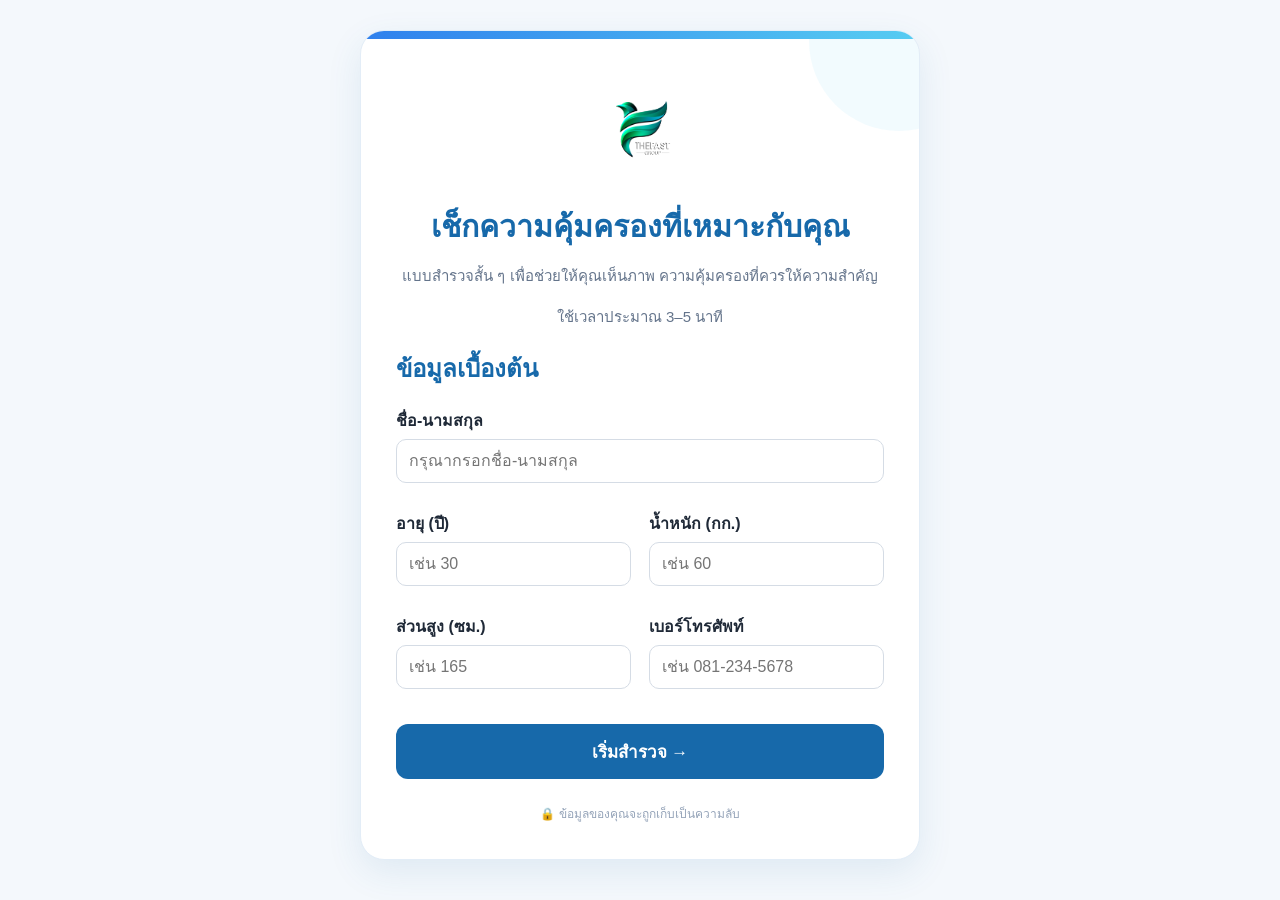
<file: index.html>
<!DOCTYPE html>
<html lang="th">

<head>
    <meta charset="UTF-8">

    <meta name="viewport" content="width=device-width, initial-scale=1.0">

    <title>เช็กความคุ้มครองที่เหมาะกับคุณ</title>

    <link rel="stylesheet" href="css/style.css">
</head>

<body>

    <div class="container">

        <div class="card">

            <img src="assets/logo.png" alt="โลโก้" class="logo">

            <h1>เช็กความคุ้มครองที่เหมาะกับคุณ</h1>

            <p>
                แบบสำรวจสั้น ๆ เพื่อช่วยให้คุณเห็นภาพ
                ความคุ้มครองที่ควรให้ความสำคัญ
            </p>

            <p>ใช้เวลาประมาณ 3–5 นาที</p>

         <h2>ข้อมูลเบื้องต้น</h2>

<label>ชื่อ-นามสกุล</label>
<input type="text" id="name" placeholder="กรุณากรอกชื่อ-นามสกุล">

<div class="form-row">

    <div class="form-group">
        <label>อายุ (ปี)</label>
        <input type="number" id="age" placeholder="เช่น 30">
    </div>

    <div class="form-group">
        <label>น้ำหนัก (กก.)</label>
        <input type="number" id="weight" placeholder="เช่น 60">
    </div>

</div>

<div class="form-row">

    <div class="form-group">
        <label>ส่วนสูง (ซม.)</label>
        <input type="number" id="height" placeholder="เช่น 165">
    </div>

    <div class="form-group">
        <label>เบอร์โทรศัพท์</label>
        <input type="tel" id="phone" placeholder="เช่น 081-234-5678">
    </div>

</div>

<button id="startButton">
    เริ่มสำรวจ →
</button>

<p class="privacy-note">
    🔒 ข้อมูลของคุณจะถูกเก็บเป็นความลับ
</p>

           </div>

    </div>

    <script src="js/app.js"></script>
    <script src="js/app.js"></script>

<script>
    document.getElementById("startButton").addEventListener("click", function () {

        const name = document.getElementById("name").value.trim();
        const age = document.getElementById("age").value;
        const weight = document.getElementById("weight").value;
        const height = document.getElementById("height").value;
        const phone = document.getElementById("phone").value.trim();

        if (!name || !age || !weight || !height || !phone) {
            alert("กรุณากรอกข้อมูลให้ครบทุกช่องค่ะ");
            return;
        }

        localStorage.setItem("surveyName", name);
        localStorage.setItem("surveyAge", age);
        localStorage.setItem("surveyWeight", weight);
        localStorage.setItem("surveyHeight", height);
        localStorage.setItem("surveyPhone", phone);

        window.location.href = "quiz.html";
    });
</script>

</body>

</html>
</file>
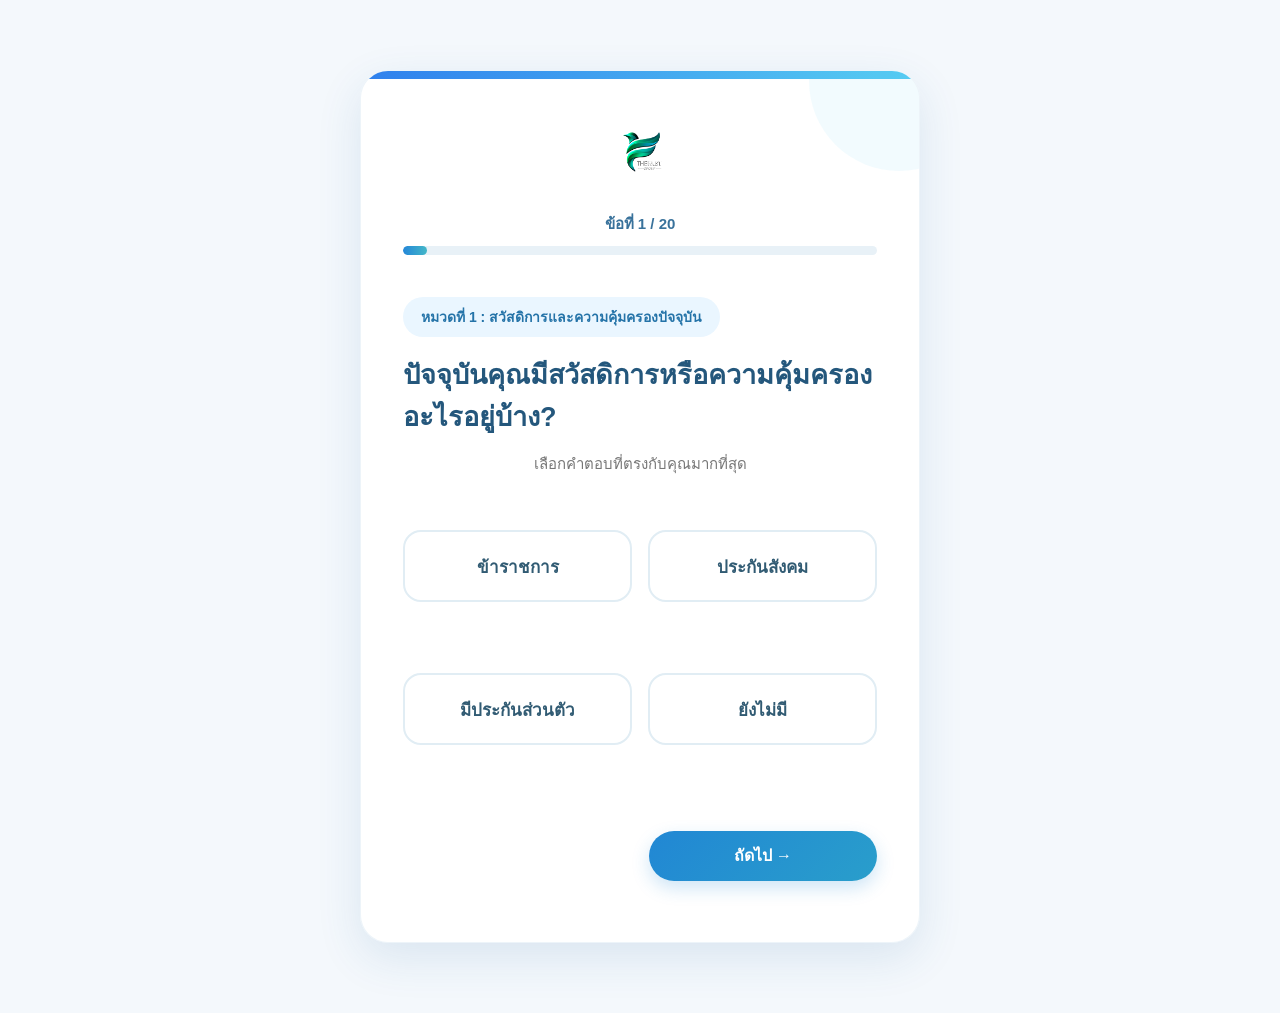
<file: quiz.html>
<!DOCTYPE html>
<html lang="th">

<head>

    <meta charset="UTF-8">

    <meta name="viewport" content="width=device-width, initial-scale=1.0">

    <title>แบบสำรวจความคุ้มครอง</title>

    <link rel="stylesheet" href="css/style.css">

</head>

<body>

    <div class="container">

        <div class="card quiz-card">

            <!-- ส่วนหัว -->

            <div class="quiz-header">

                <img src="assets/logo.png"
                     alt="โลโก้"
                     class="logo">

                <div class="progress-text">
                    ข้อที่ <span id="currentQuestion">1</span> / 20
                </div>

                <div class="progress-bar">

                    <div class="progress-fill"
                         id="progressFill">
                    </div>

                </div>

            </div>


            <!-- หมวดคำถาม -->

            <div class="category">

                หมวดที่ 1 : สวัสดิการและความคุ้มครองปัจจุบัน

            </div>


            <!-- คำถาม -->

            <div class="question-box">

                <h2 id="questionText">

                    ปัจจุบันคุณมีสวัสดิการหรือความคุ้มครองอะไรอยู่บ้าง?

                </h2>

                <p class="question-hint">

                    เลือกคำตอบที่ตรงกับคุณมากที่สุด

                </p>

            </div>


            <!-- ตัวเลือก -->

            <div id="options">

                <button class="option">
                    ข้าราชการ
                </button>

                <button class="option">
                    ประกันสังคม
                </button>

                <button class="option">
                    มีประกันส่วนตัว
                </button>

                <button class="option">
                    ยังไม่มี
                </button>

            </div>


            <!-- ปุ่ม -->

            <div class="quiz-buttons">

                <button
                    type="button"
                    class="btn-secondary"
                    id="prevButton">

                    ← ก่อนหน้า

                </button>


                <button
                    type="button"
                    class="btn-primary"
                    id="nextButton">

                    ถัดไป →

                </button>

              </div>

    </div>

    <script src="js/app.js"></script>

</body>

</html>
</file>
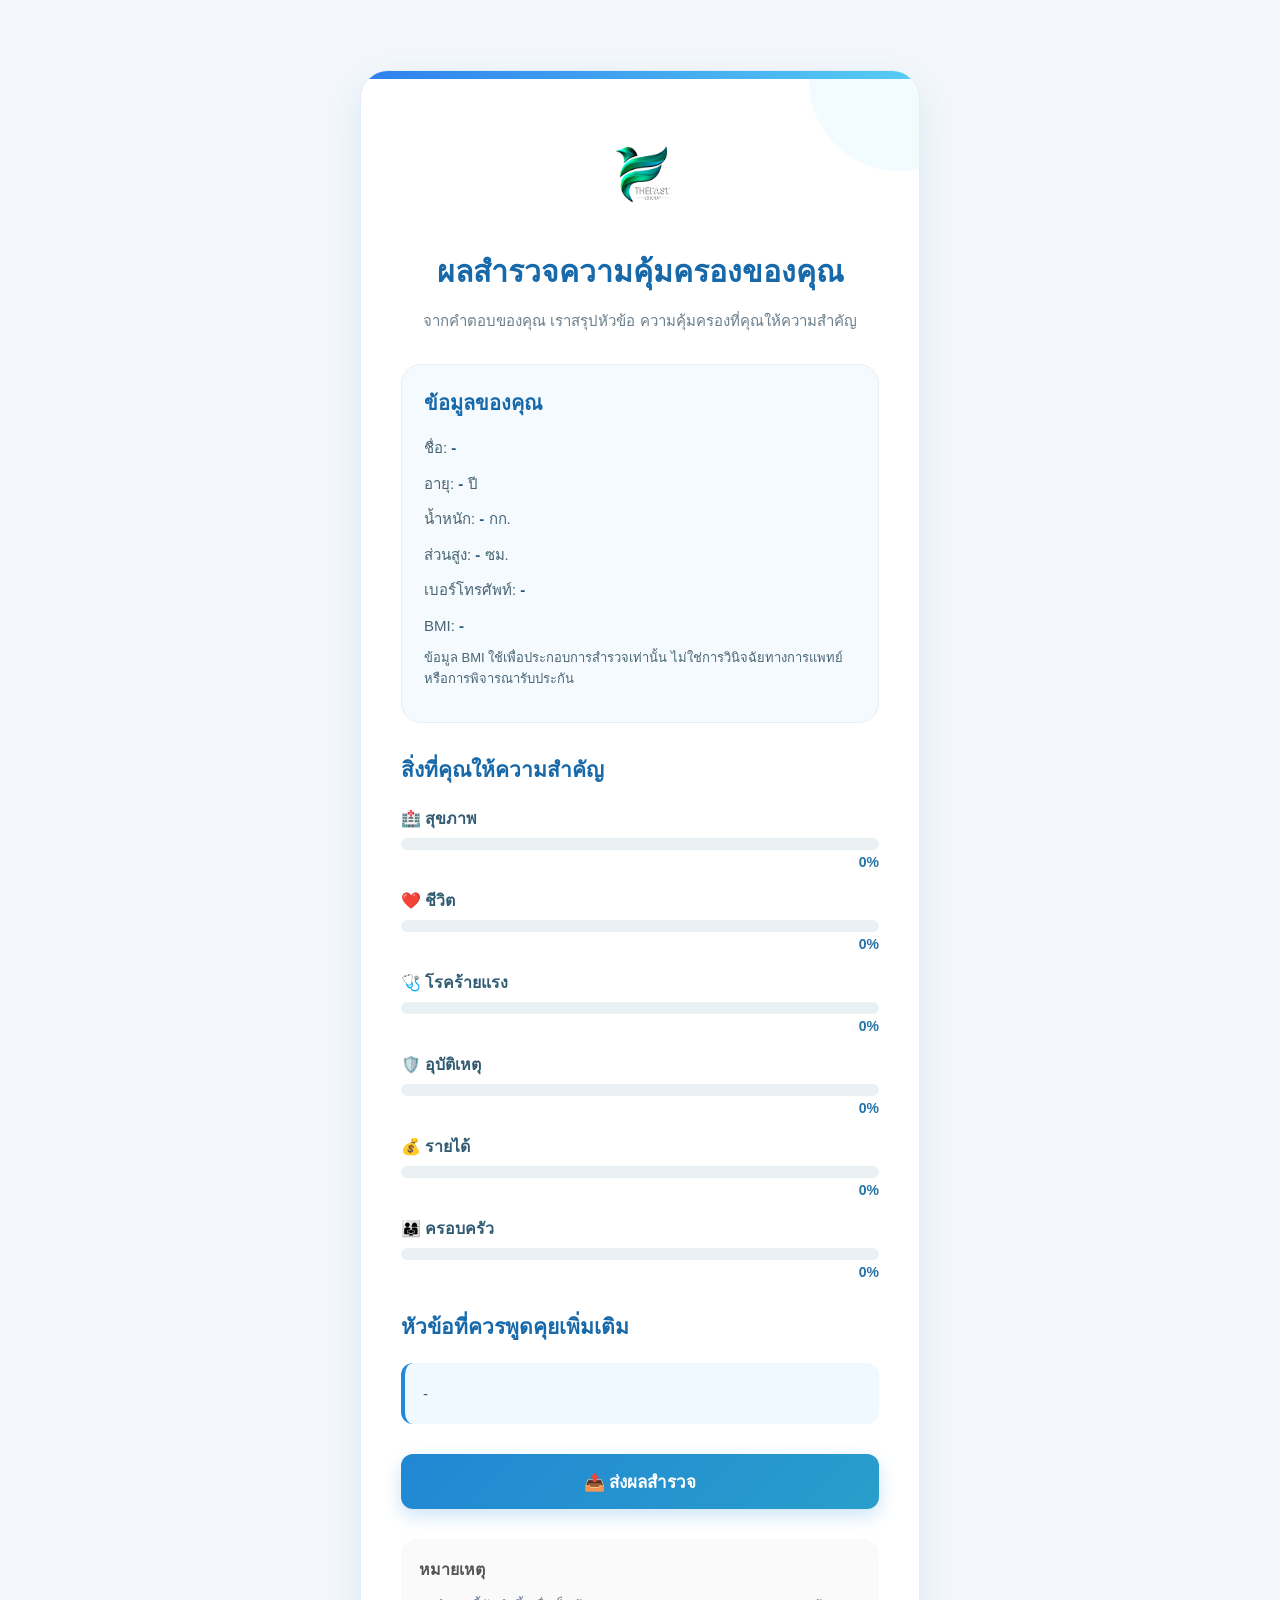
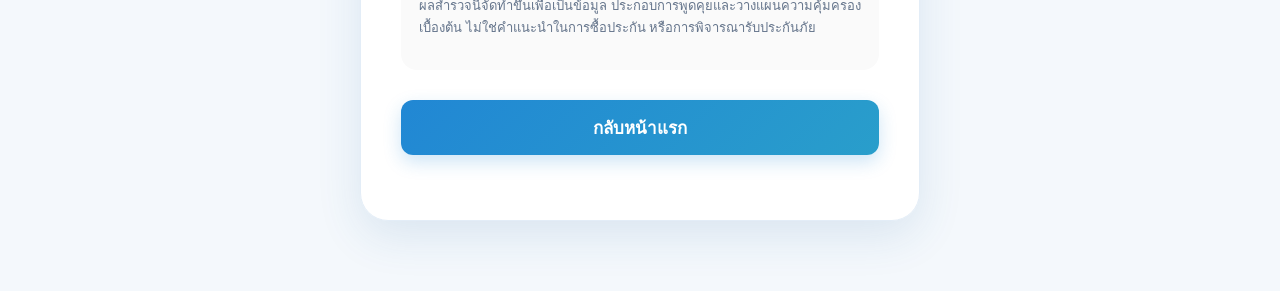
<file: result.html>
<!DOCTYPE html>
<html lang="th">

<head>

    <meta charset="UTF-8">

    <meta name="viewport" content="width=device-width, initial-scale=1.0">

    <title>ผลสำรวจความคุ้มครอง</title>

    <link rel="stylesheet" href="css/style.css">

</head>

<body>

    <div class="container">

        <div class="card result-card">

            <img
                src="assets/logo.png"
                alt="โลโก้"
                class="logo"
            >

            <h1>ผลสำรวจความคุ้มครองของคุณ</h1>

            <p class="result-intro">
                จากคำตอบของคุณ เราสรุปหัวข้อ
                ความคุ้มครองที่คุณให้ความสำคัญ
            </p>


            <!-- ข้อมูลลูกค้า -->

            <div class="customer-summary">

                <h2>ข้อมูลของคุณ</h2>

                <p>
                    ชื่อ:
                    <strong id="resultName">-</strong>
                </p>

                <p>
                    อายุ:
                    <strong id="resultAge">-</strong> ปี
                </p>

                <p>
                    น้ำหนัก:
                    <strong id="resultWeight">-</strong> กก.
                </p>

                <p>
                    ส่วนสูง:
                    <strong id="resultHeight">-</strong> ซม.
                </p>
                <p>เบอร์โทรศัพท์: <strong id="resultPhone">-</strong></p>
<p>BMI: <strong id="resultBMI">-</strong></p>
<p class="bmi-note">
    ข้อมูล BMI ใช้เพื่อประกอบการสำรวจเท่านั้น
    ไม่ใช่การวินิจฉัยทางการแพทย์หรือการพิจารณารับประกัน
</p>

            </div>


            <!-- สิ่งที่ให้ความสำคัญ -->

            <div class="result-section">

                <h2>สิ่งที่คุณให้ความสำคัญ</h2>

                <div id="scoreList">

                    <div class="score-item">

                        <div class="score-title">
                            🏥 สุขภาพ
                        </div>

                        <div class="score-bar">
                            <div class="score-fill"></div>
                        </div>

                        <div class="score-percent">
                            0%
                        </div>

                    </div>


                    <div class="score-item">

                        <div class="score-title">
                            ❤️ ชีวิต
                        </div>

                        <div class="score-bar">
                            <div class="score-fill"></div>
                        </div>

                        <div class="score-percent">
                            0%
                        </div>

                    </div>


                    <div class="score-item">

                        <div class="score-title">
                            🩺 โรคร้ายแรง
                        </div>

                        <div class="score-bar">
                            <div class="score-fill"></div>
                        </div>

                        <div class="score-percent">
                            0%
                        </div>

                    </div>


                    <div class="score-item">

                        <div class="score-title">
                            🛡️ อุบัติเหตุ
                        </div>

                        <div class="score-bar">
                            <div class="score-fill"></div>
                        </div>

                        <div class="score-percent">
                            0%
                        </div>

                    </div>


                    <div class="score-item">

                        <div class="score-title">
                            💰 รายได้
                        </div>

                        <div class="score-bar">
                            <div class="score-fill"></div>
                        </div>

                        <div class="score-percent">
                            0%
                        </div>

                    </div>


                    <div class="score-item">

                        <div class="score-title">
                            👨‍👩‍👧 ครอบครัว
                        </div>

                        <div class="score-bar">
                            <div class="score-fill"></div>
                        </div>

                        <div class="score-percent">
                            0%
                        </div>

                    </div>

                </div>

            </div>


            <!-- หัวข้อที่ควรพูดคุย -->

            <div class="result-section">

                <h2>หัวข้อที่ควรพูดคุยเพิ่มเติม</h2>

                <p id="mainResult">
                    -
                </p>
                <button type="button" id="submitButton" class="btn-primary">
    📤 ส่งผลสำรวจ
</button>

<p id="submitMessage" style="display:none;"></p>


            </div>


            <!-- หมายเหตุ -->

            <div class="result-note">

                <strong>หมายเหตุ</strong>

                <p>
                    ผลสำรวจนี้จัดทำขึ้นเพื่อเป็นข้อมูล
                    ประกอบการพูดคุยและวางแผนความคุ้มครอง
                    เบื้องต้น ไม่ใช่คำแนะนำในการซื้อประกัน
                    หรือการพิจารณารับประกันภัย
                </p>

            </div>


            <button
                type="button"
                id="backButton"
                class="btn-primary">

                กลับหน้าแรก

            </button>

        </div>

    </div>
    <script>
    const GOOGLE_SCRIPT_URL = "https://script.google.com/macros/s/AKfycbw2qs98lRZG6unI2SjOZLEZzbWsUMFfu_Y_WsTZ5_SgEIzRaSBPcDAGJrCh7K_wXHbf0g/exec";
    const scores = JSON.parse(localStorage.getItem("surveyScores"));
    const name = localStorage.getItem("surveyName");
    const age = localStorage.getItem("surveyAge");
    const weight = localStorage.getItem("surveyWeight");
    const height = localStorage.getItem("surveyHeight");
    const phone = localStorage.getItem("surveyPhone");
    const weightNumber = parseFloat(weight);
const heightNumber = parseFloat(height);

let bmi = "-";

if (weightNumber > 0 && heightNumber > 0) {
    bmi = (weightNumber / Math.pow(heightNumber / 100, 2)).toFixed(1);
}

document.getElementById("resultPhone").textContent = phone || "-";
document.getElementById("resultBMI").textContent = bmi;

    document.getElementById("resultName").textContent = name || "-";
    document.getElementById("resultAge").textContent = age || "-";
    document.getElementById("resultWeight").textContent = weight || "-";
    document.getElementById("resultHeight").textContent = height || "-";

    if (scores) {
        const scoreItems = document.querySelectorAll(".score-item");

        const categories = [
            { key: "health", max: 30 },
            { key: "life", max: 25 },
            { key: "critical", max: 25 },
            { key: "accident", max: 20 },
            { key: "income", max: 35 },
            { key: "family", max: 35 }
        ];

        scoreItems.forEach((item, index) => {
            const category = categories[index];

            let percent = Math.round(
                (scores[category.key] / category.max) * 100
            );

            percent = Math.max(0, Math.min(100, percent));

            item.querySelector(".score-fill").style.width =
                percent + "%";

            item.querySelector(".score-percent").textContent =
                percent + "%";
        });

        const highestCategory = categories.reduce((highest, category) => {
            const currentScore =
                scores[category.key] / category.max;

            const highestScore =
                scores[highest.key] / highest.max;

            return currentScore > highestScore
                ? category
                : highest;
        });

        const categoryNames = {
            health: "สุขภาพ",
            life: "ชีวิตและครอบครัว",
            critical: "โรคร้ายแรง",
            accident: "อุบัติเหตุ",
            income: "รายได้",
            family: "ครอบครัว"
        };

        document.getElementById("mainResult").textContent =
            "จากคำตอบของคุณ หัวข้อที่ควรพูดคุยเพิ่มเติมเป็นพิเศษ คือ " +
            categoryNames[highestCategory.key];
    }

    document.getElementById("backButton").addEventListener("click", function () {

    localStorage.removeItem("surveyScores");
    localStorage.removeItem("surveyName");
    localStorage.removeItem("surveyAge");
    localStorage.removeItem("surveyWeight");
    localStorage.removeItem("surveyHeight");
    localStorage.removeItem("surveyPhone");

    window.location.href = "index.html";
});
document.getElementById("submitButton").addEventListener("click", function () {

    const submitButton = document.getElementById("submitButton");
    const submitMessage = document.getElementById("submitMessage");

    submitButton.disabled = true;
    submitButton.textContent = "กำลังส่งข้อมูล...";

    const data = {
    submissionId: "SUR-" + Date.now(),
    customerId: "CUS-" + Date.now(),
    agentId: "AG001",

    name: name || "",
    age: age || "",
    weight: weight || "",
    height: height || "",
    bmi: bmi || "",
    phone: phone || "",

    health: scores ? scores.health : 0,
    life: scores ? scores.life : 0,
    critical: scores ? scores.critical : 0,
    accident: scores ? scores.accident : 0,
    income: scores ? scores.income : 0,
    family: scores ? scores.family : 0
};

    fetch(GOOGLE_SCRIPT_URL, {
        method: "POST",
        mode: "no-cors",
        headers: {
            "Content-Type": "text/plain;charset=utf-8"
        },
        body: JSON.stringify(data)
    })
    .then(function () {

        submitButton.textContent = "✓ ส่งข้อมูลแล้ว";

        submitMessage.style.display = "block";
        submitMessage.textContent = "ส่งผลสำรวจเรียบร้อยแล้วค่ะ ❤️";

    })
    .catch(function (error) {

        console.error(error);

        submitButton.disabled = false;
        submitButton.textContent = "📤 ส่งผลสำรวจ";

        submitMessage.style.display = "block";
        submitMessage.textContent =
            "ไม่สามารถส่งข้อมูลได้ กรุณาลองใหม่อีกครั้งค่ะ";

    });

});

</script>

</body>

</html>
</file>
<file: css/style.css>
* {
    box-sizing: border-box;
}

body {
    margin: 0;
    font-family: Arial, "Noto Sans Thai", sans-serif;
    background: #f4f8fc;
    color: #1f2937;
}

.container {
    width: 100%;
    max-width: 600px;
    margin: 0 auto;
    padding: 30px 20px;
}

.card {
    position: relative;
    overflow: hidden;
    background: #ffffff;
    border-radius: 24px;
    padding: 35px;
    border: 1px solid #e3edf7;
    box-shadow: 0 12px 35px rgba(36, 105, 160, 0.10);
}

.logo {
    display: block;
    width: 120px;
    max-width: 40%;
    height: auto;
    margin: 0 auto 20px;
}

h1 {
    color: #1769aa;
    text-align: center;
    margin: 10px 0 15px;
    font-size: 30px;
    line-height: 1.4;
}

h2 {
    color: #1769aa;
}

p {
    text-align: center;
    line-height: 1.7;
    color: #64748b;
    font-size: 15px;
}

label {
    display: block;
    margin-top: 18px;
    margin-bottom: 6px;
    font-weight: bold;
}

input {
    width: 100%;
    padding: 12px;
    margin-bottom: 5px;
    background: #ffffff;
    border: 1px solid #d5dce5;
    border-radius: 10px;
    font-size: 16px;
    transition: 0.2s;
}

input:focus {
    outline: none;
    border-color: #1769aa;
    box-shadow: 0 0 0 3px rgba(23, 105, 170, 0.12);
}

button {
    display: block;
    width: 100%;
    margin: 30px auto 25px;
    padding: 14px 30px;
    border: none;
    border-radius: 12px;
    background: #1769aa;
    color: white;
    font-size: 17px;
    font-weight: bold;
    cursor: pointer;
    transition: 0.2s;
}

button:hover {
    transform: translateY(-2px);
    box-shadow: 0 6px 15px rgba(23, 105, 170, 0.2);
}
.card::before {
    content: "";
    position: absolute;
    top: 0;
    left: 0;
    right: 0;
    height: 8px;
    background: linear-gradient(90deg, #2f80ed, #56ccf2);
}

.card::after {
    content: "";
    position: absolute;
    width: 180px;
    height: 180px;
    border-radius: 50%;
    background: rgba(86, 204, 242, 0.08);
    top: -80px;
    right: -70px;
    pointer-events: none;
}
.form-row {
    display: grid;
    grid-template-columns: 1fr 1fr;
    gap: 18px;
    margin-top: 5px;
}

.form-group {
    min-width: 0;
}

.form-group label {
    margin-top: 18px;
}
@media (max-width: 600px) {
    .form-row {
        grid-template-columns: 1fr;
    }
}
.privacy-note {
    margin: 0;
    font-size: 12px;
    color: #94a3b8;
    text-align: center;
}
/* ========================================
   QUIZ PAGE - MODERN UI
   ======================================== */

/* การ์ดแบบสอบถาม */
.quiz-card {
    max-width: 760px;
    margin: 40px auto;
    padding: 36px 42px;
    background: rgba(255, 255, 255, 0.96);
    border-radius: 28px;
    box-shadow: 0 15px 45px rgba(30, 100, 160, 0.12);
    border: 1px solid rgba(30, 120, 180, 0.08);
}

/* ส่วนหัว */
.quiz-header {
    text-align: center;
    margin-bottom: 24px;
}

/* โลโก้ */
.quiz-header .logo {
    width: 85px;
    height: auto;
    display: block;
    margin: 0 auto 20px;
}

/* ข้อที่ */
.progress-text {
    font-size: 15px;
    font-weight: 600;
    color: #39729b;
    margin-bottom: 10px;
}

/* แถบ Progress */
.progress-bar {
    width: 100%;
    height: 9px;
    background: #e8f1f7;
    border-radius: 20px;
    overflow: hidden;
}

/* ส่วนที่แสดงความคืบหน้า */
.progress-fill {
    width: 5%;
    height: 100%;
    background: linear-gradient(
        90deg,
        #2587d8,
        #43b7c8
    );
    border-radius: 20px;
    transition: width 0.4s ease;
}


/* ========================================
   CATEGORY
   ======================================== */

.category {
    display: inline-block;
    padding: 9px 18px;
    margin: 18px 0 18px;
    background: #eaf6ff;
    color: #2473a8;
    border-radius: 30px;
    font-size: 14px;
    font-weight: 600;
}


/* ========================================
   QUESTION
   ======================================== */

.question-box {
    margin-bottom: 24px;
}

.question-box h2 {
    margin: 0 0 12px;
    font-size: 27px;
    line-height: 1.55;
    color: #24577c;
    font-weight: 700;
}

.question-hint {
    margin: 0;
    font-size: 15px;
    color: #777;
}


/* ========================================
   ANSWER OPTIONS
   ======================================== */

#options {
    display: grid;
    grid-template-columns: repeat(2, 1fr);
    gap: 16px;
    margin-top: 20px;
}

.option {
    width: 100%;
    min-height: 72px;
    padding: 16px 20px;

    background: #ffffff;
    border: 2px solid #e1edf4;
    border-radius: 18px;

    color: #315b73;
    font-size: 17px;
    font-weight: 600;

    cursor: pointer;

    transition:
        transform 0.2s ease,
        border-color 0.2s ease,
        background 0.2s ease,
        box-shadow 0.2s ease;
}

/* ตอนเอาเมาส์วาง */
.option:hover {
    transform: translateY(-2px);
    border-color: #42a5dc;
    background: #f5fbff;
    box-shadow: 0 7px 18px rgba(40, 140, 200, 0.12);
}

/* ตอนเลือกคำตอบ */
.option.selected,
.option.active {
    background: #eaf7ff;
    border-color: #2587d8;
    color: #17679c;
    box-shadow: 0 6px 18px rgba(37, 135, 216, 0.15);
}


/* ========================================
   BUTTONS
   ======================================== */

.quiz-buttons {
    display: flex;
    justify-content: space-between;
    align-items: center;
    gap: 16px;
    margin-top: 30px;
}

.quiz-buttons button {
    min-width: 150px;
    min-height: 50px;
    padding: 12px 24px;

    border-radius: 30px;
    font-size: 16px;
    font-weight: 600;

    cursor: pointer;

    transition:
        transform 0.2s ease,
        box-shadow 0.2s ease;
}

/* ปุ่มก่อนหน้า */
.btn-secondary {
    background: #f2f7fa;
    color: #477086;
    border: 1px solid #dce9ef;
}

.btn-secondary:hover {
    transform: translateY(-2px);
    background: #eaf3f8;
}

/* ปุ่มถัดไป */
.btn-primary {
    background: linear-gradient(
        135deg,
        #2187d4,
        #299ecb
    );
    color: white;
    border: none;

    box-shadow: 0 7px 18px rgba(33, 135, 212, 0.22);
}

.btn-primary:hover {
    transform: translateY(-2px);
    box-shadow: 0 10px 24px rgba(33, 135, 212, 0.28);
}


/* ========================================
   MOBILE
   ======================================== */

@media (max-width: 600px) {

    .quiz-card {
        margin: 15px;
        padding: 25px 20px;
        border-radius: 22px;
    }

    .quiz-header .logo {
        width: 70px;
    }

    .question-box h2 {
        font-size: 22px;
        line-height: 1.5;
    }

    #options {
        grid-template-columns: 1fr;
        gap: 12px;
    }

    .option {
        min-height: 62px;
        font-size: 16px;
    }

    .quiz-buttons {
        flex-direction: row;
    }

    .quiz-buttons button {
        min-width: 0;
        flex: 1;
        padding: 11px 12px;
        font-size: 15px;
    }
}
/* =========================
   RESULT PAGE
========================= */

.result-card {
    max-width: 760px;
    margin: 40px auto;
    padding: 40px;
    background: rgba(255, 255, 255, 0.97);
    border-radius: 28px;
    box-shadow: 0 15px 45px rgba(30, 100, 160, 0.12);
}

.result-card h1 {
    margin-top: 10px;
    margin-bottom: 12px;
}

.result-intro {
    color: #6b7f8d;
    margin-bottom: 30px;
}

.customer-summary {
    background: #f5faff;
    border-radius: 20px;
    padding: 22px;
    margin-bottom: 28px;
    border: 1px solid #e3f0f7;
}

.customer-summary h2 {
    margin-top: 0;
    font-size: 20px;
}

.customer-summary p {
    text-align: left;
    margin: 10px 0;
    color: #496574;
}

.customer-summary strong {
    color: #24577c;
}

.bmi-note {
    font-size: 13px;
    color: #888;
    text-align: left;
    margin-top: 12px;
    line-height: 1.6;
}

.result-section {
    margin-top: 30px;
}

.result-section h2 {
    font-size: 21px;
    margin-bottom: 20px;
}

.score-item {
    margin-bottom: 18px;
}

.score-title {
    font-size: 16px;
    font-weight: 600;
    color: #315b73;
    margin-bottom: 7px;
}

.score-bar {
    width: 100%;
    height: 12px;
    background: #eaf1f5;
    border-radius: 20px;
    overflow: hidden;
}

.score-fill {
    width: 0;
    height: 100%;
    background: linear-gradient(90deg, #2587d8, #43b7c8);
    border-radius: 20px;
    transition: width 0.8s ease;
}

.score-percent {
    text-align: right;
    margin-top: 4px;
    font-size: 14px;
    font-weight: 600;
    color: #2473a8;
}

#mainResult {
    background: #f0f9ff;
    border-left: 4px solid #2587d8;
    padding: 18px;
    border-radius: 12px;
    text-align: left;
    line-height: 1.7;
    color: #315b73;
}

.result-note {
    margin-top: 30px;
    padding: 18px;
    background: #fafafa;
    border-radius: 16px;
    color: #777;
}

.result-note strong {
    color: #555;
}

.result-note p {
    text-align: left;
    font-size: 13px;
    line-height: 1.7;
}

#backButton {
    margin-top: 30px;
}

/* มือถือ */
@media (max-width: 600px) {

    .result-card {
        margin: 20px auto;
        padding: 25px 20px;
        border-radius: 22px;
    }

    .result-card h1 {
        font-size: 25px;
    }

    .customer-summary {
        padding: 18px;
    }

    .result-section h2 {
        font-size: 19px;
    }
}
</file>
